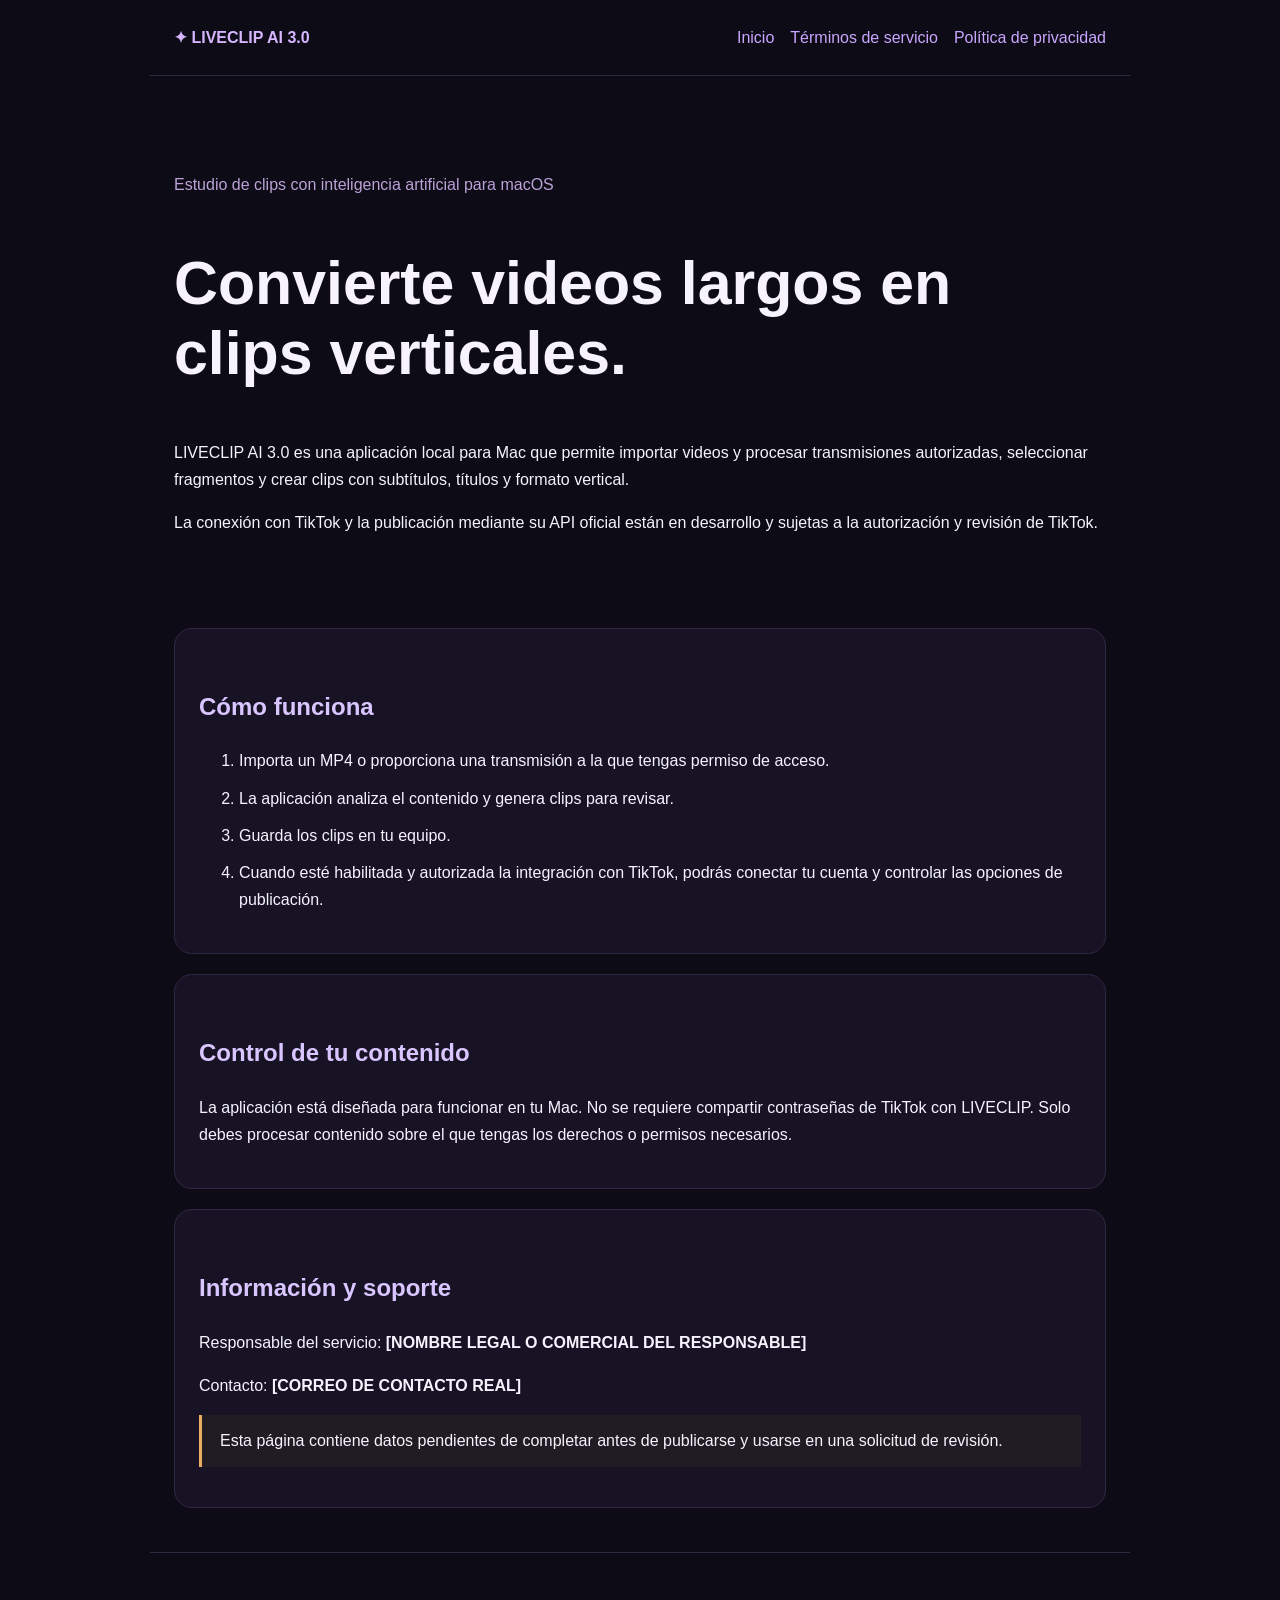
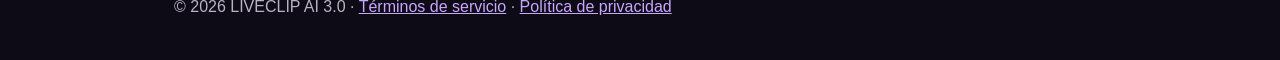
<file: index.html>
<!doctype html><html lang="es"><head><meta charset="utf-8"><meta name="viewport" content="width=device-width,initial-scale=1"><title>LIVECLIP AI 3.0 | Video clipping studio</title><link rel="stylesheet" href="style.css"></head><body><header><div class="brand">✦ LIVECLIP AI 3.0</div><nav><a href="index.html">Inicio</a><a href="terms.html">Términos de servicio</a><a href="privacy.html">Política de privacidad</a></nav></header><main><section class="hero"><p class="eyebrow">Estudio de clips con inteligencia artificial para macOS</p><h1>Convierte videos largos en clips verticales.</h1><p>LIVECLIP AI 3.0 es una aplicación local para Mac que permite importar videos y procesar transmisiones autorizadas, seleccionar fragmentos y crear clips con subtítulos, títulos y formato vertical.</p><p>La conexión con TikTok y la publicación mediante su API oficial están en desarrollo y sujetas a la autorización y revisión de TikTok.</p></section><section class="panel"><h2>Cómo funciona</h2><ol><li>Importa un MP4 o proporciona una transmisión a la que tengas permiso de acceso.</li><li>La aplicación analiza el contenido y genera clips para revisar.</li><li>Guarda los clips en tu equipo.</li><li>Cuando esté habilitada y autorizada la integración con TikTok, podrás conectar tu cuenta y controlar las opciones de publicación.</li></ol></section><section class="panel"><h2>Control de tu contenido</h2><p>La aplicación está diseñada para funcionar en tu Mac. No se requiere compartir contraseñas de TikTok con LIVECLIP. Solo debes procesar contenido sobre el que tengas los derechos o permisos necesarios.</p></section><section class="panel"><h2>Información y soporte</h2><p>Responsable del servicio: <strong>[NOMBRE LEGAL O COMERCIAL DEL RESPONSABLE]</strong></p><p>Contacto: <strong>[CORREO DE CONTACTO REAL]</strong></p><p class="notice">Esta página contiene datos pendientes de completar antes de publicarse y usarse en una solicitud de revisión.</p></section></main><footer><p>© 2026 LIVECLIP AI 3.0 · <a href="terms.html">Términos de servicio</a> · <a href="privacy.html">Política de privacidad</a></p></footer></body></html>
</file>
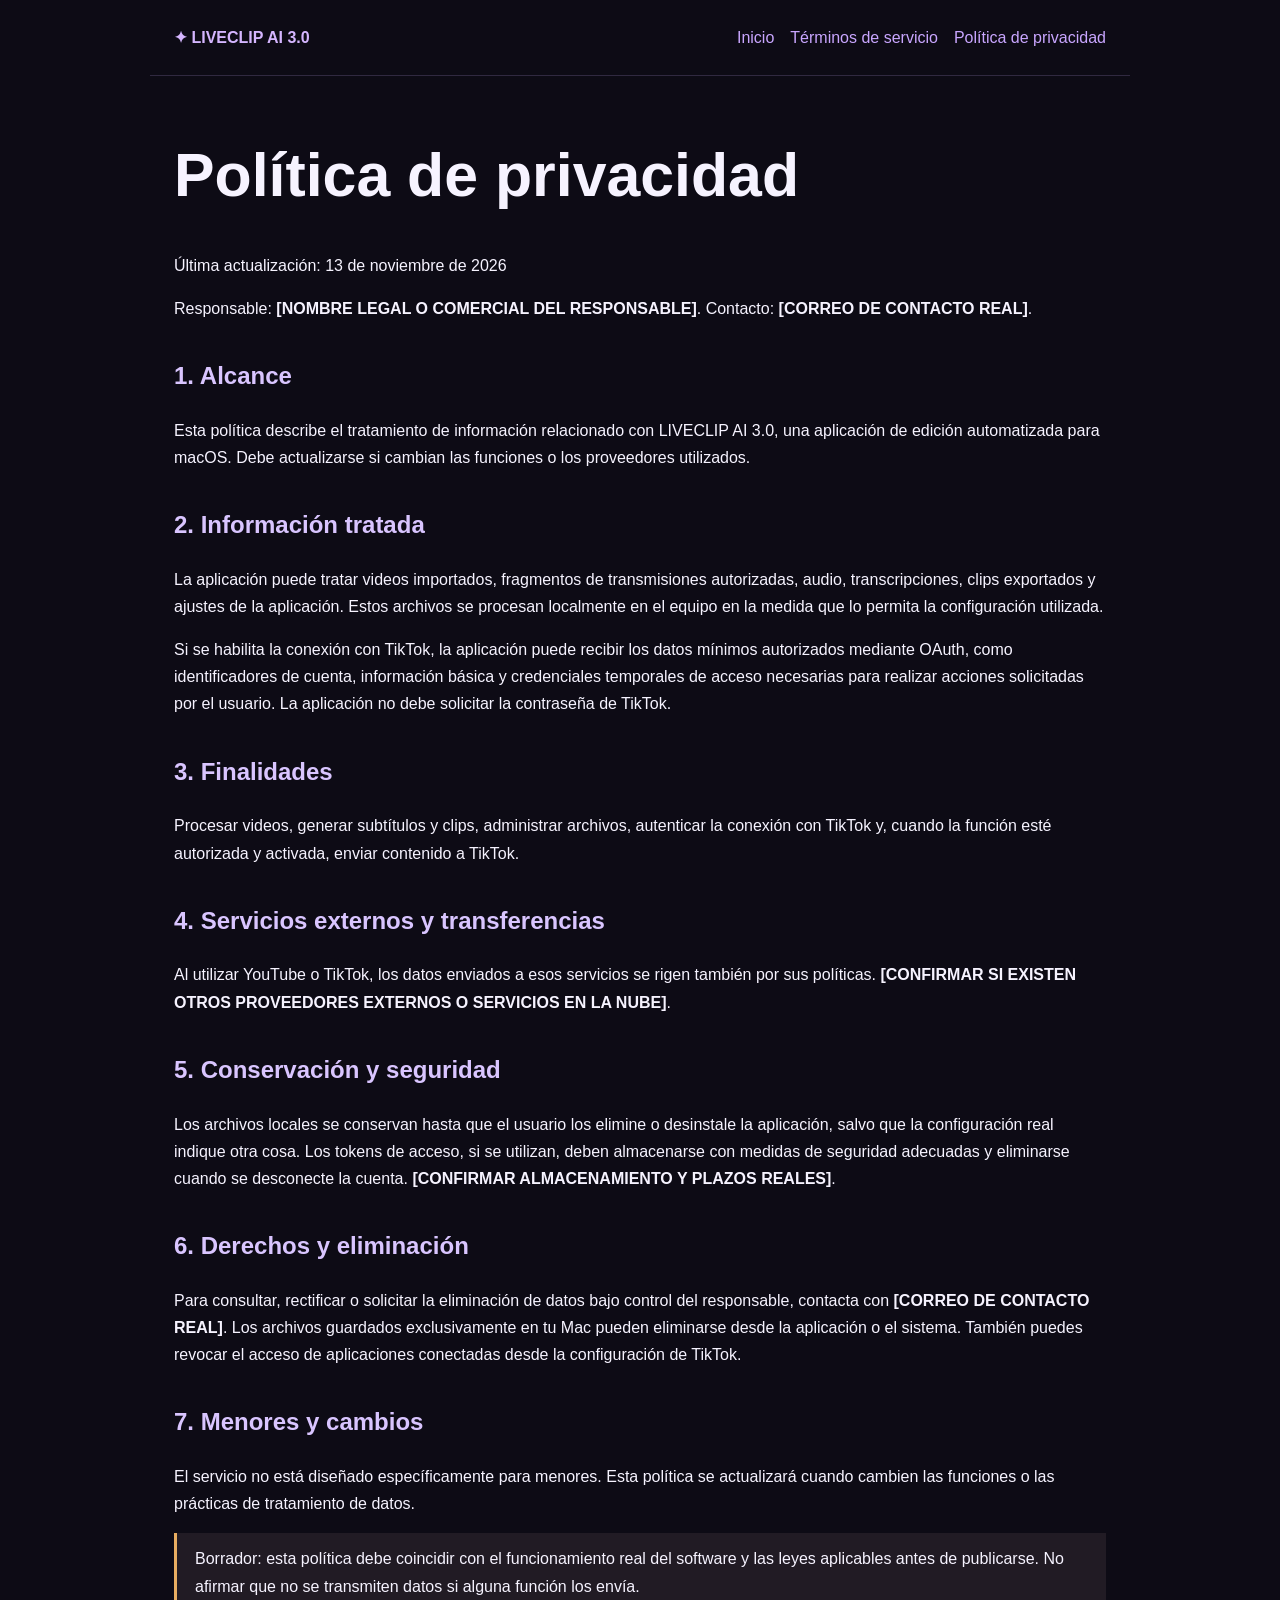
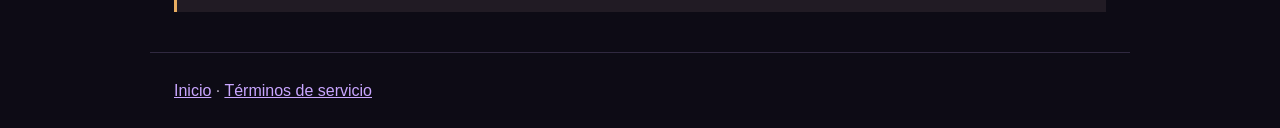
<file: privacy.html>
<!doctype html><html lang="es"><head><meta charset="utf-8"><meta name="viewport" content="width=device-width,initial-scale=1"><title>Política de privacidad | LIVECLIP AI 3.0</title><link rel="stylesheet" href="style.css"></head><body><header><div class="brand">✦ LIVECLIP AI 3.0</div><nav><a href="index.html">Inicio</a><a href="terms.html">Términos de servicio</a><a href="privacy.html">Política de privacidad</a></nav></header><main><h1>Política de privacidad</h1><p>Última actualización: 13 de noviembre de 2026</p><p>Responsable: <strong>[NOMBRE LEGAL O COMERCIAL DEL RESPONSABLE]</strong>. Contacto: <strong>[CORREO DE CONTACTO REAL]</strong>.</p><h2>1. Alcance</h2><p>Esta política describe el tratamiento de información relacionado con LIVECLIP AI 3.0, una aplicación de edición automatizada para macOS. Debe actualizarse si cambian las funciones o los proveedores utilizados.</p><h2>2. Información tratada</h2><p>La aplicación puede tratar videos importados, fragmentos de transmisiones autorizadas, audio, transcripciones, clips exportados y ajustes de la aplicación. Estos archivos se procesan localmente en el equipo en la medida que lo permita la configuración utilizada.</p><p>Si se habilita la conexión con TikTok, la aplicación puede recibir los datos mínimos autorizados mediante OAuth, como identificadores de cuenta, información básica y credenciales temporales de acceso necesarias para realizar acciones solicitadas por el usuario. La aplicación no debe solicitar la contraseña de TikTok.</p><h2>3. Finalidades</h2><p>Procesar videos, generar subtítulos y clips, administrar archivos, autenticar la conexión con TikTok y, cuando la función esté autorizada y activada, enviar contenido a TikTok.</p><h2>4. Servicios externos y transferencias</h2><p>Al utilizar YouTube o TikTok, los datos enviados a esos servicios se rigen también por sus políticas. <strong>[CONFIRMAR SI EXISTEN OTROS PROVEEDORES EXTERNOS O SERVICIOS EN LA NUBE]</strong>.</p><h2>5. Conservación y seguridad</h2><p>Los archivos locales se conservan hasta que el usuario los elimine o desinstale la aplicación, salvo que la configuración real indique otra cosa. Los tokens de acceso, si se utilizan, deben almacenarse con medidas de seguridad adecuadas y eliminarse cuando se desconecte la cuenta. <strong>[CONFIRMAR ALMACENAMIENTO Y PLAZOS REALES]</strong>.</p><h2>6. Derechos y eliminación</h2><p>Para consultar, rectificar o solicitar la eliminación de datos bajo control del responsable, contacta con <strong>[CORREO DE CONTACTO REAL]</strong>. Los archivos guardados exclusivamente en tu Mac pueden eliminarse desde la aplicación o el sistema. También puedes revocar el acceso de aplicaciones conectadas desde la configuración de TikTok.</p><h2>7. Menores y cambios</h2><p>El servicio no está diseñado específicamente para menores. Esta política se actualizará cuando cambien las funciones o las prácticas de tratamiento de datos.</p><p class="notice">Borrador: esta política debe coincidir con el funcionamiento real del software y las leyes aplicables antes de publicarse. No afirmar que no se transmiten datos si alguna función los envía.</p></main><footer><a href="index.html">Inicio</a> · <a href="terms.html">Términos de servicio</a></footer></body></html>
</file>
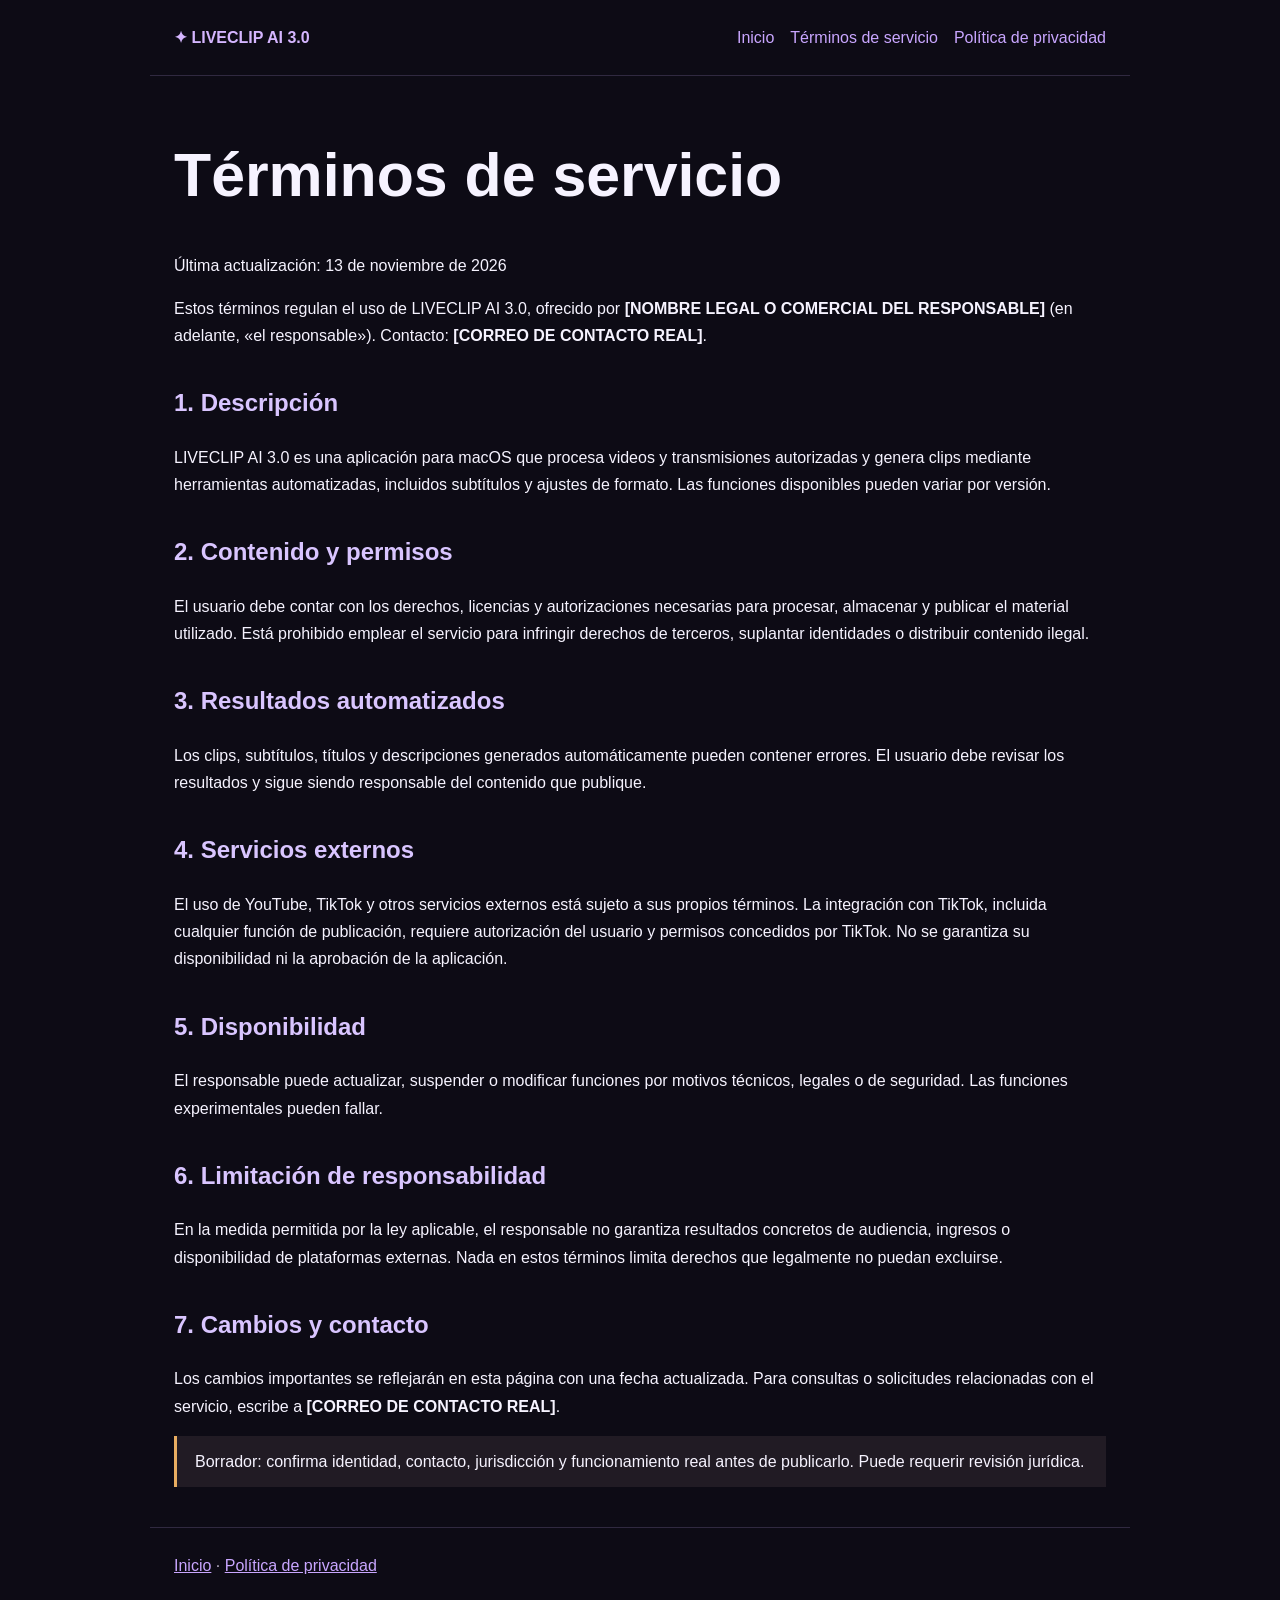
<file: terms.html>
<!doctype html><html lang="es"><head><meta charset="utf-8"><meta name="viewport" content="width=device-width,initial-scale=1"><title>Términos de servicio | LIVECLIP AI 3.0</title><link rel="stylesheet" href="style.css"></head><body><header><div class="brand">✦ LIVECLIP AI 3.0</div><nav><a href="index.html">Inicio</a><a href="terms.html">Términos de servicio</a><a href="privacy.html">Política de privacidad</a></nav></header><main><h1>Términos de servicio</h1><p>Última actualización: 13 de noviembre de 2026</p><p>Estos términos regulan el uso de LIVECLIP AI 3.0, ofrecido por <strong>[NOMBRE LEGAL O COMERCIAL DEL RESPONSABLE]</strong> (en adelante, «el responsable»). Contacto: <strong>[CORREO DE CONTACTO REAL]</strong>.</p><h2>1. Descripción</h2><p>LIVECLIP AI 3.0 es una aplicación para macOS que procesa videos y transmisiones autorizadas y genera clips mediante herramientas automatizadas, incluidos subtítulos y ajustes de formato. Las funciones disponibles pueden variar por versión.</p><h2>2. Contenido y permisos</h2><p>El usuario debe contar con los derechos, licencias y autorizaciones necesarias para procesar, almacenar y publicar el material utilizado. Está prohibido emplear el servicio para infringir derechos de terceros, suplantar identidades o distribuir contenido ilegal.</p><h2>3. Resultados automatizados</h2><p>Los clips, subtítulos, títulos y descripciones generados automáticamente pueden contener errores. El usuario debe revisar los resultados y sigue siendo responsable del contenido que publique.</p><h2>4. Servicios externos</h2><p>El uso de YouTube, TikTok y otros servicios externos está sujeto a sus propios términos. La integración con TikTok, incluida cualquier función de publicación, requiere autorización del usuario y permisos concedidos por TikTok. No se garantiza su disponibilidad ni la aprobación de la aplicación.</p><h2>5. Disponibilidad</h2><p>El responsable puede actualizar, suspender o modificar funciones por motivos técnicos, legales o de seguridad. Las funciones experimentales pueden fallar.</p><h2>6. Limitación de responsabilidad</h2><p>En la medida permitida por la ley aplicable, el responsable no garantiza resultados concretos de audiencia, ingresos o disponibilidad de plataformas externas. Nada en estos términos limita derechos que legalmente no puedan excluirse.</p><h2>7. Cambios y contacto</h2><p>Los cambios importantes se reflejarán en esta página con una fecha actualizada. Para consultas o solicitudes relacionadas con el servicio, escribe a <strong>[CORREO DE CONTACTO REAL]</strong>.</p><p class="notice">Borrador: confirma identidad, contacto, jurisdicción y funcionamiento real antes de publicarlo. Puede requerir revisión jurídica.</p></main><footer><a href="index.html">Inicio</a> · <a href="privacy.html">Política de privacidad</a></footer></body></html>
</file>
<file: style.css>
:root{color-scheme:dark;font-family:Inter,-apple-system,BlinkMacSystemFont,'Segoe UI',sans-serif;background:#0d0b15;color:#f6f3ff}*{box-sizing:border-box}body{margin:0;line-height:1.7}header,main,footer{max-width:980px;margin:auto;padding:24px}header{display:flex;align-items:center;justify-content:space-between;gap:20px;border-bottom:1px solid #302940}nav{display:flex;gap:16px;flex-wrap:wrap}a{color:#c9a6ff}nav a{text-decoration:none}h1{font-size:clamp(2rem,5vw,3.8rem);line-height:1.15}h2{margin-top:34px;color:#d9c5ff}.brand{font-weight:800;color:#d5b6ff}.hero{padding:55px 0}.eyebrow{color:#bba2d7}.button{display:inline-block;background:#7e3ff2;color:white;text-decoration:none;padding:12px 20px;border-radius:12px}.panel{background:#181324;border:1px solid #332746;padding:24px;border-radius:18px;margin:20px 0}.notice{border-left:3px solid #e8ad61;padding:12px 18px;background:#211b24}footer{border-top:1px solid #302940;color:#bbb1c7}li{margin:10px 0}@media(max-width:600px){header{display:block}nav{margin-top:12px}}
</file>
